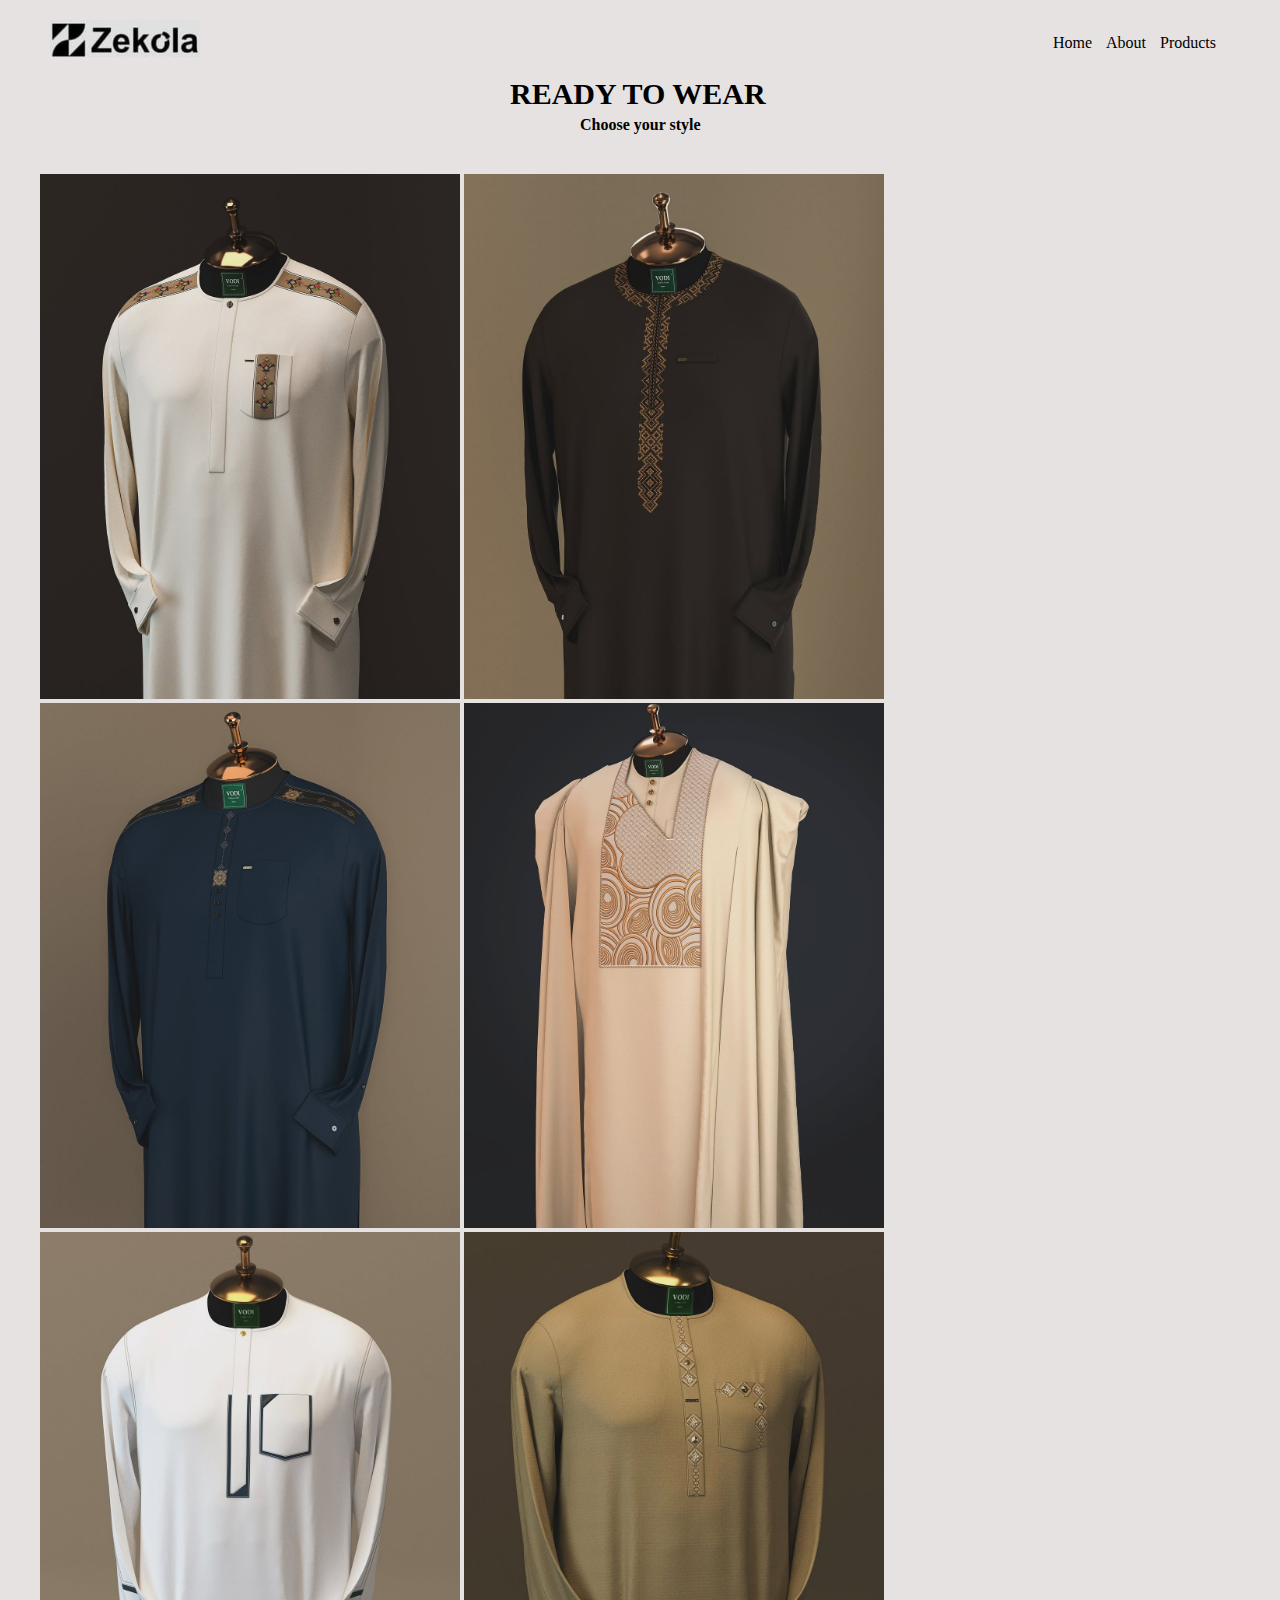
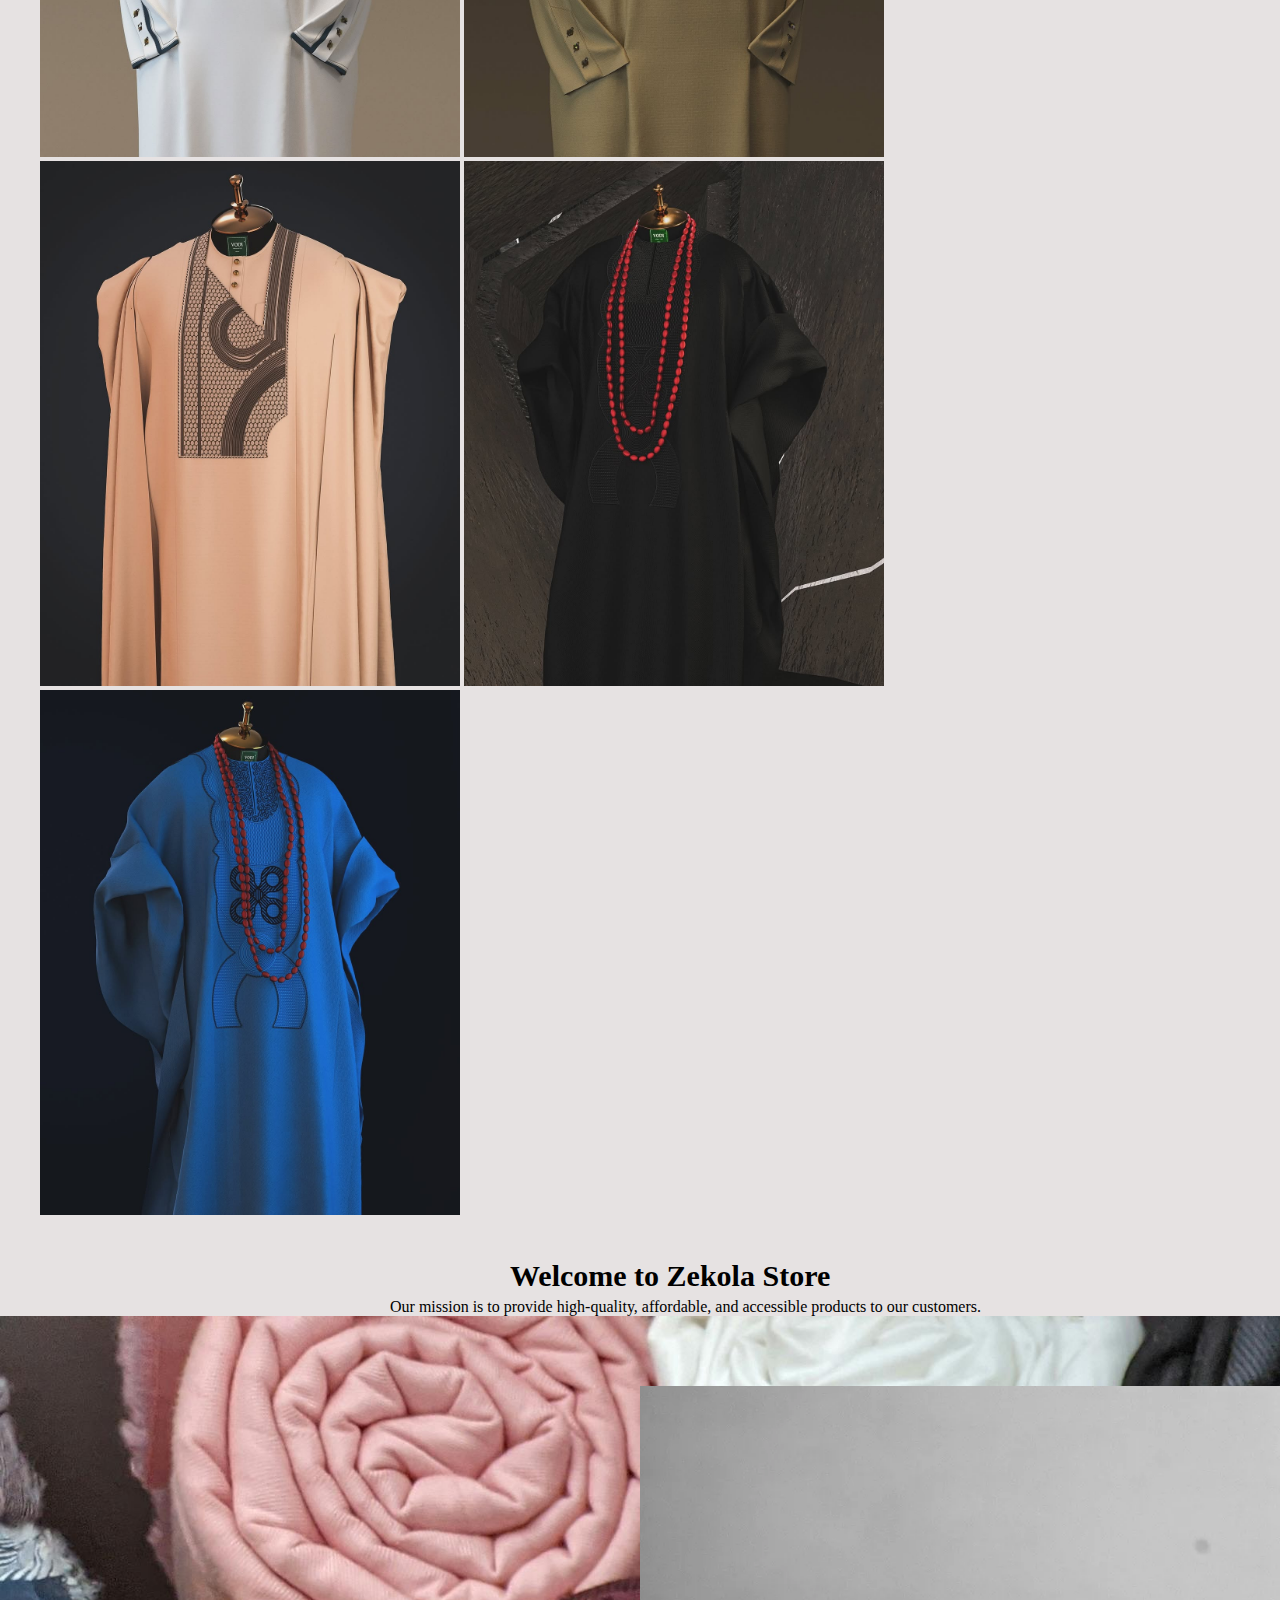
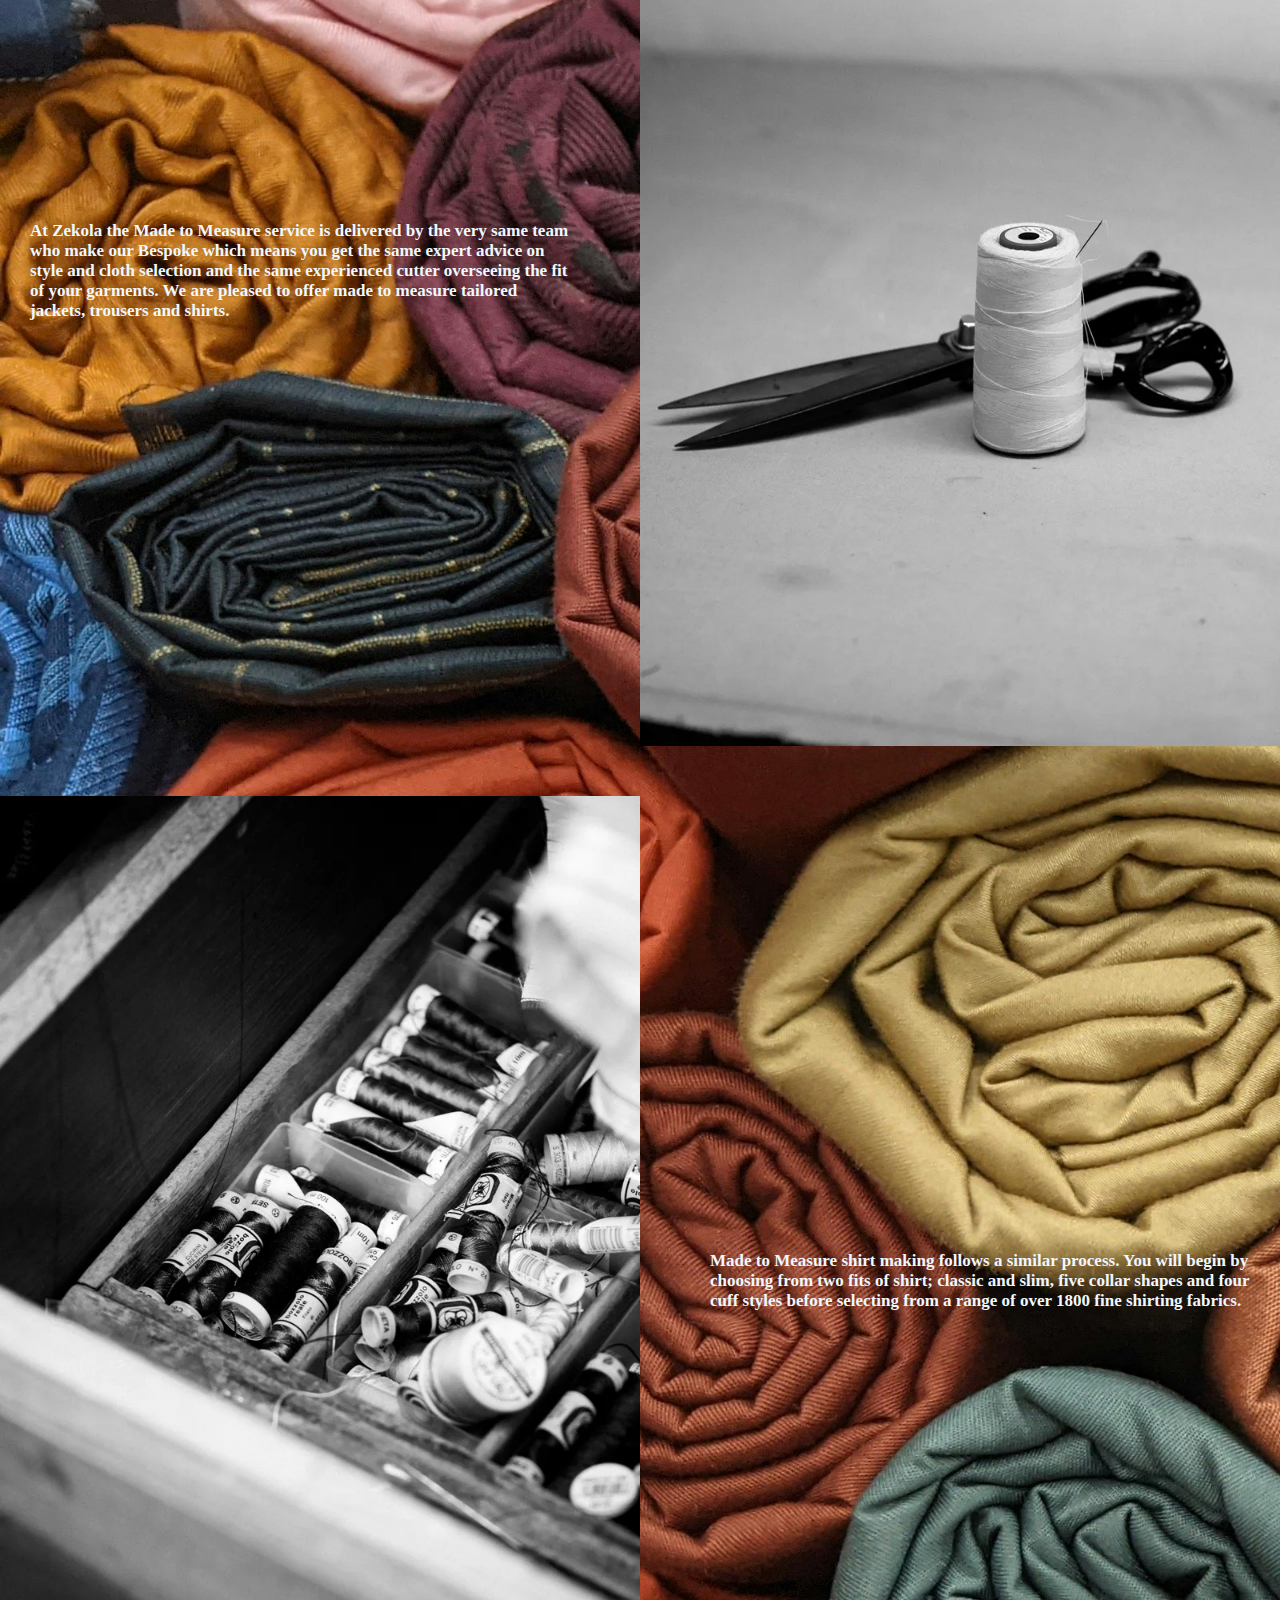
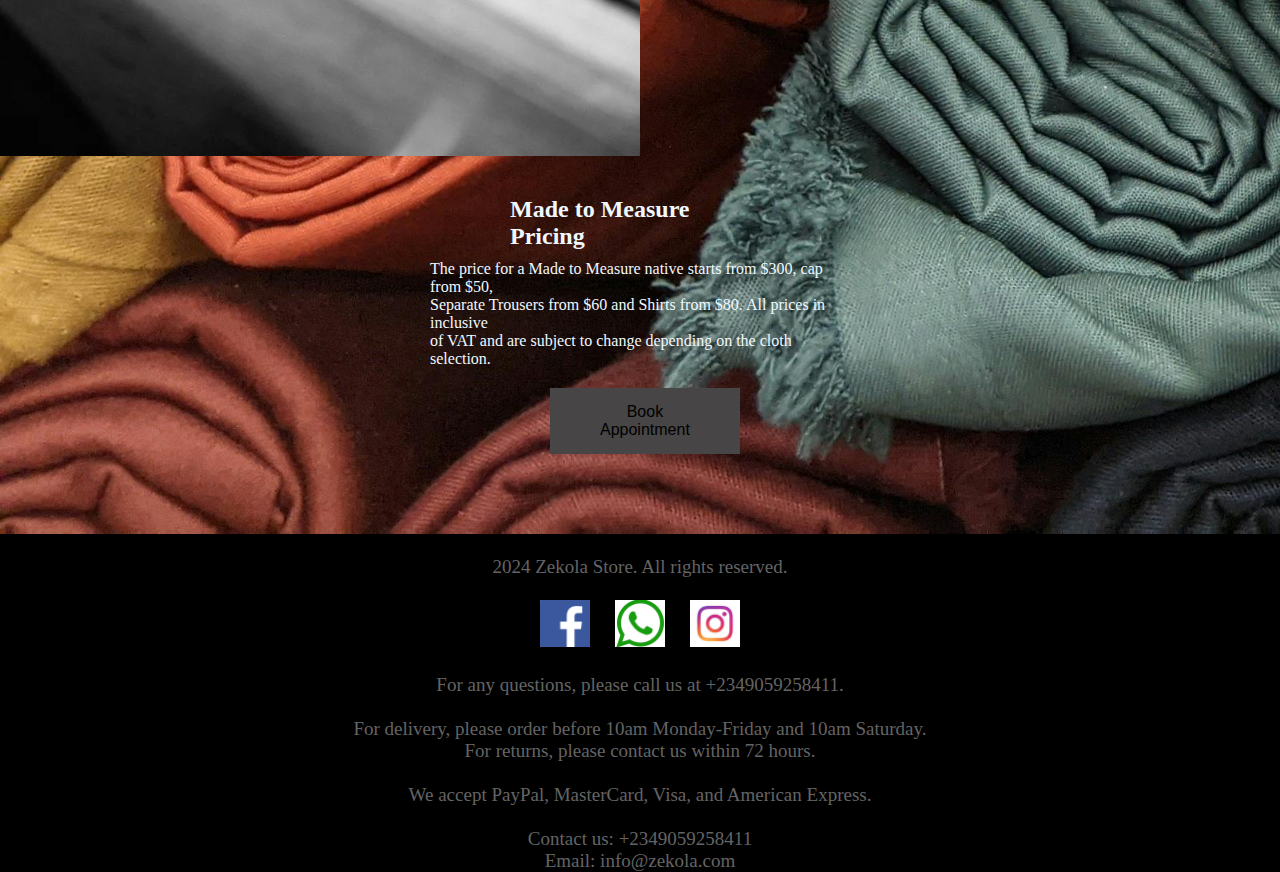
<file: index.html>
<!DOCTYPE html>
<html lang="en">
<head>
    <meta charset="UTF-8">
    <meta name="viewport" content="width=device-width, initial-scale=1.0">
    <link rel="stylesheet" href="style.css">
    <title>zekola store</title>
</head>
<body>
    <header>
            <nav>
                <img src="img/zeekola.jpeg" alt="">
                <div class="hamburger-container">
                    <div class="hamburger">
                      <span></span>
                      <span></span>
                      <span></span>
                    </div>
                    <div class="nav-menu">
                        <ul>
                            <li><a href="index.html">Home</a></li>
                            <li><a href="about.html">About</a></li>
                            <li><a href="product.html">Products</a></li>
                            <li><a href="#"></a> </li>
                        </ul>
                    </div>
                  
                </div>
            </nav>
            <section id="about">
                <h1 class="store">READY TO WEAR</h1>
                <p class="style">Choose your style</p>
            </section>
            <div class="seyi">

                <img class="vodi"  src="img/seyivodi_1.jpg" alt="">
                <img class= "vodi" src="img/seyivodi_2.jpg" alt="">
                <img class="vodi" src="img/seyivodi_3.jpg" alt="">
                <img class="vodi" src="img/seyivodi_4.jpg" alt="">
                <img class="vodi" src="img/seyivodi_5.jpg" alt="">
                <img class="vodi" src="img/seyivodi_6.jpg" alt="">
                <img class="vodi" src="img/seyivodi_7.jpg" alt="">
                <img class="vodi" src="img/seyivodi_8.jpg" alt="">
                <img class="vodi" src="img/seyivodi_9.jpg" alt="">
            </div>
           
            <section>
                <h1 class="store">Welcome to Zekola Store</h1>
                <p class="mission">Our mission is to provide high-quality, affordable, and accessible products to our customers.</p>
            </section>
    </header>

    <main>
     <div class="norton">
        <img class="arran" src="img/nortons-workshop-arran-cross-22-800x.webp" alt="">
        <p class="arran-one">At Zekola the Made to Measure service is delivered by the very same team <br> who make our Bespoke which means you get the same expert advice on style and cloth selection and the same experienced cutter overseeing the fit of your garments. We are pleased to offer made to measure tailored jackets, trousers and shirts.</p>
     </div>

     <div class="norton-two">
        <img class="shop" src="img/nortons-workshop-arran-cross-43-800x.webp" alt="">
        <p class="shop-one">Made to Measure shirt making follows a similar process.  You will begin by choosing from two fits of shirt; classic and slim, five collar shapes and four cuff styles before selecting from a range of over 1800 fine shirting fabrics.</p>
     </div>

     <div class="made">
        <h2>Made to Measure Pricing</h2>
        <p class="price">The price for a Made to Measure native starts from $300, cap from $50,<br> Separate Trousers from $60 and Shirts from $80. 
         All prices  in inclusive <br> of VAT and are subject to change depending on the cloth selection.</p>
        <button><a href="https://wa.me/qr/WSYZMVMIZRJIJ1">Book Appointment</a></button>
     </div>
    </main>

    <footer><br>
        <p> 2024 Zekola Store. All rights reserved.</p><br>
       <a class="wif" href="https://www.facebook.com/dumelo mzhzakute"> <img class="foot" src="img/facebook.png" alt=""></a>
        <a class="wif" href="https://wa.me/qr/WSYZMVMIZRJIJ1"><img class="foot" src="img/whatsap.png" alt=""></a>
        <a class="wif" href="https://www.instagram.com/dumelomzhzakute"><img class="foot" src="img/instagram.jfif" alt=""></a>
        <br>
        <br>
        <p>For any questions, please call us at +2349059258411.</p><br>
        <p>For delivery, please order before 10am Monday-Friday and 10am Saturday.</p>
        <p>For returns, please contact us within 72 hours.</p><br>
        <p>We accept PayPal, MasterCard, Visa, and American Express.</p><br>
        <p>Contact us: +2349059258411</p>
        <p>Email:  info@zekola.com</p>
    </footer>   

    
<script src="script.js"></script>
</body>
</html>
</file>
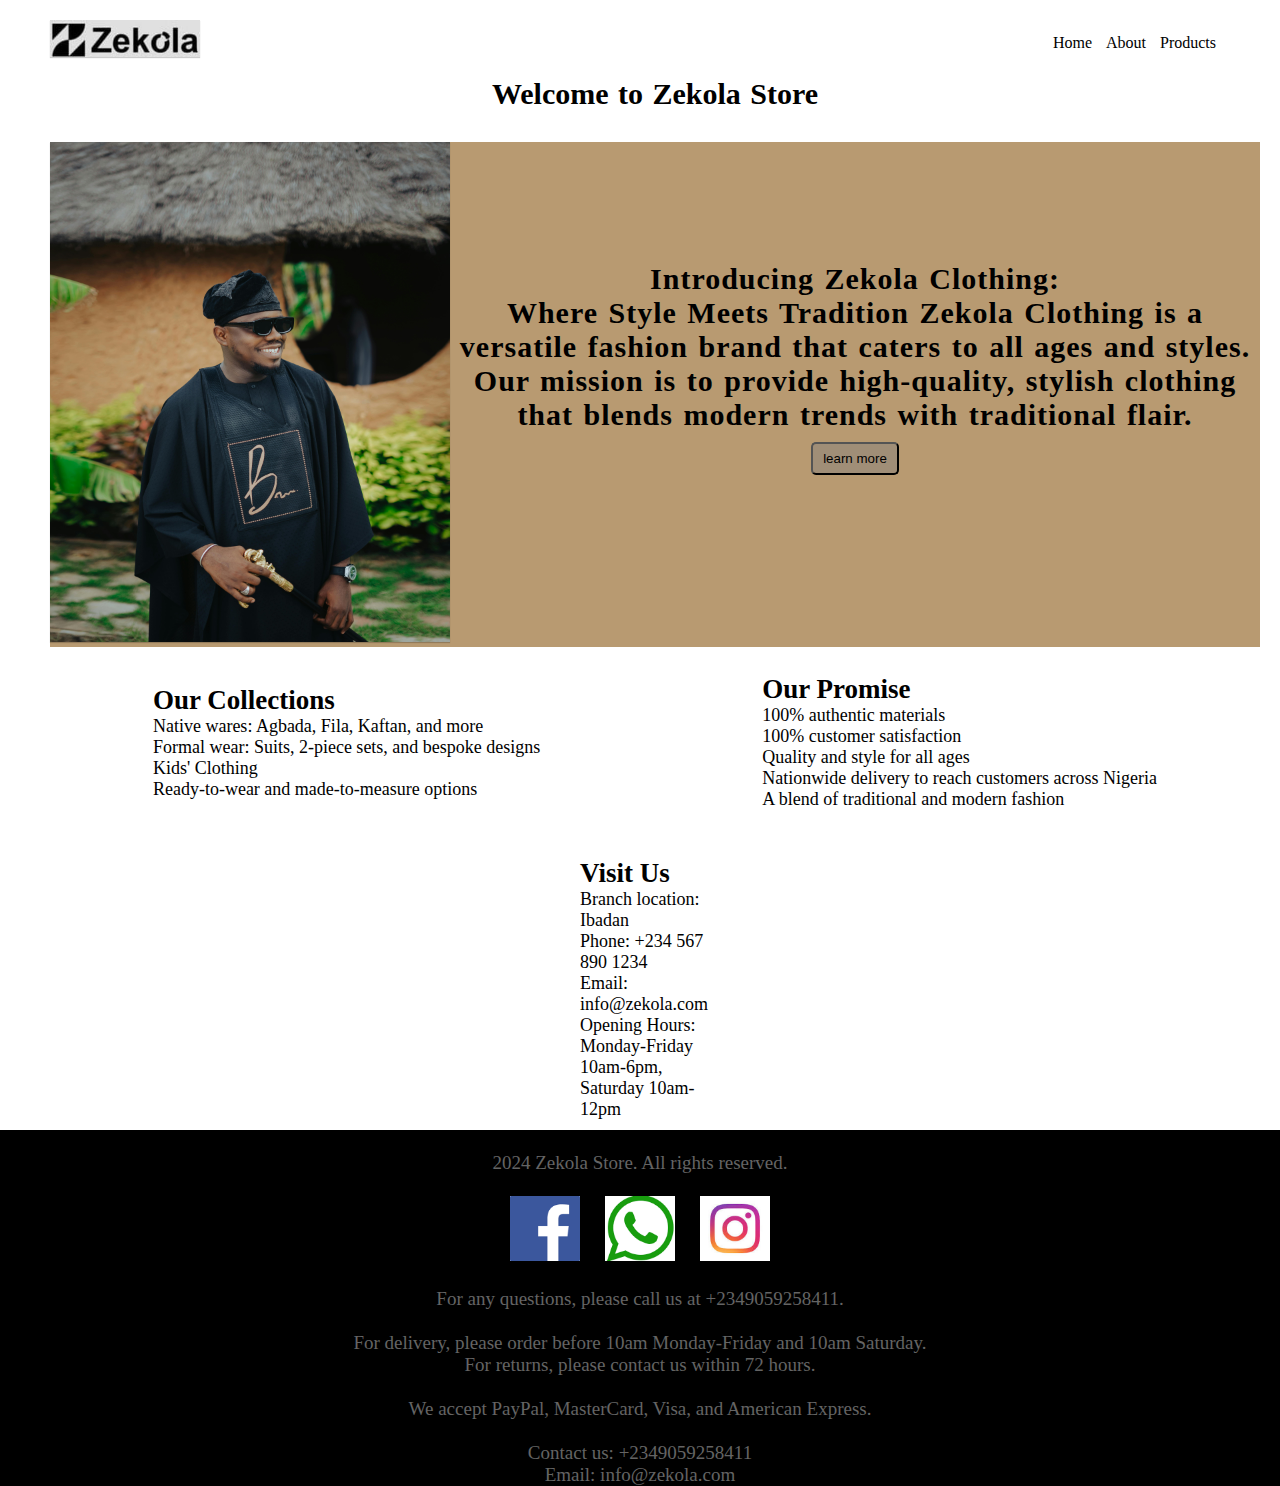
<file: about.html>
<!DOCTYPE html>
<html lang="en">
<head>
    <meta charset="UTF-8">
    <meta name="viewport" content="width=device-width, initial-scale=1.0">
    <meta name="viewport" content="width=device-width, initial-scale=1.0">
    <link rel="stylesheet" href="about.css">
    <title>zekola</title>
</head>
<body>
    <nav>
        <img class="pic" src="img/zeekola.jpeg" alt="">
        <div class="hamburger-container">
            <div class="hamburger">
              <span></span>
              <span></span>
              <span></span>
            </div>
            <div class="nav-menu">
                <ul class="about">
                    <li><a href="index.html">Home</a></li>
                    <li><a href="about.html">About</a></li>
                    <li><a href="product.html">Products</a></li>
                    <li><a href="#"></a></li>
                </ul>
            </div>
          
        </div>
    </nav>
    <section>
        <h1>Welcome to Zekola Store</h1><br>
        <div class="main">
            <div class="img">
                <img src="img/pexels-about3.jpg" alt="">
            </div>
            <h3>Introducing Zekola Clothing: <br> Where Style Meets Tradition Zekola Clothing is a versatile fashion brand  that caters to all ages and styles. <br> Our mission is to provide high-quality, stylish clothing that blends modern trends with traditional flair. <br> <a href="https://en.wikipedia.org/wiki/Yoruba_clothing"><button>learn more</button></a></h3>
            
        </div>
        <div class="big">
            <div class="our">
                <br><h2>Our Collections</h2>
                <ul>
                    <ol>Native wares: Agbada, Fila, Kaftan, and more</ol>
                    <ol>Formal wear: Suits, 2-piece sets, and bespoke designs</ol>
                    <ol>Kids' Clothing</ol>
                    <ol>Ready-to-wear and made-to-measure options</ol>
                </ul><br>
        
               </div>
                <div class="promise">
                    <h2>Our Promise</h2>
                    <ul>
                        <ol>100% authentic materials</ol>
                        <ol>100% customer satisfaction</ol>
                        <ol>Quality and style for all ages</ol>
                        <ol>Nationwide delivery to reach customers across Nigeria</ol>
                        <ol>A blend of traditional and modern fashion</ol>
                    </ul><br>
        
                </div>
                

        </div>
       
        
        <div class="visit">
            <h2>Visit Us</h2>
            <ul>
                <ol>Branch location: Ibadan</ol>
                <ol>Phone: +234 567 890 1234</ol>
                <ol>Email:  info@zekola.com</ol>
                <ol>Opening Hours: Monday-Friday 10am-6pm, Saturday 10am-12pm</ol>
            </ul>
               
        </div>
        
    </section>
    <footer><br>
        <p> 2024 Zekola Store. All rights reserved.</p><br>
       <a class="wif" href="https://www.facebook.com/dumelo mzhzakute"> <img class="foot" src="img/facebook.png" alt=""></a>
        <a class="wif" href="https://wa.me/qr/WSYZMVMIZRJIJ1"><img class="foot" src="img/whatsap.png" alt=""></a>
        <a class="wif" href="https://www.instagram.com/dumelomzhzakute"><img class="foot" src="img/instagram.jfif" alt=""></a>
        <br>
        <br>
        <p>For any questions, please call us at +2349059258411.</p><br>
        <p>For delivery, please order before 10am Monday-Friday and 10am Saturday.</p>
        <p>For returns, please contact us within 72 hours.</p><br>
        <p>We accept PayPal, MasterCard, Visa, and American Express.</p><br>
        <p>Contact us: +2349059258411</p>
        <p>Email:  info@zekola.com</p>
    </footer>   


    <script src="script.js"></script>
</body>
</html>
</file>
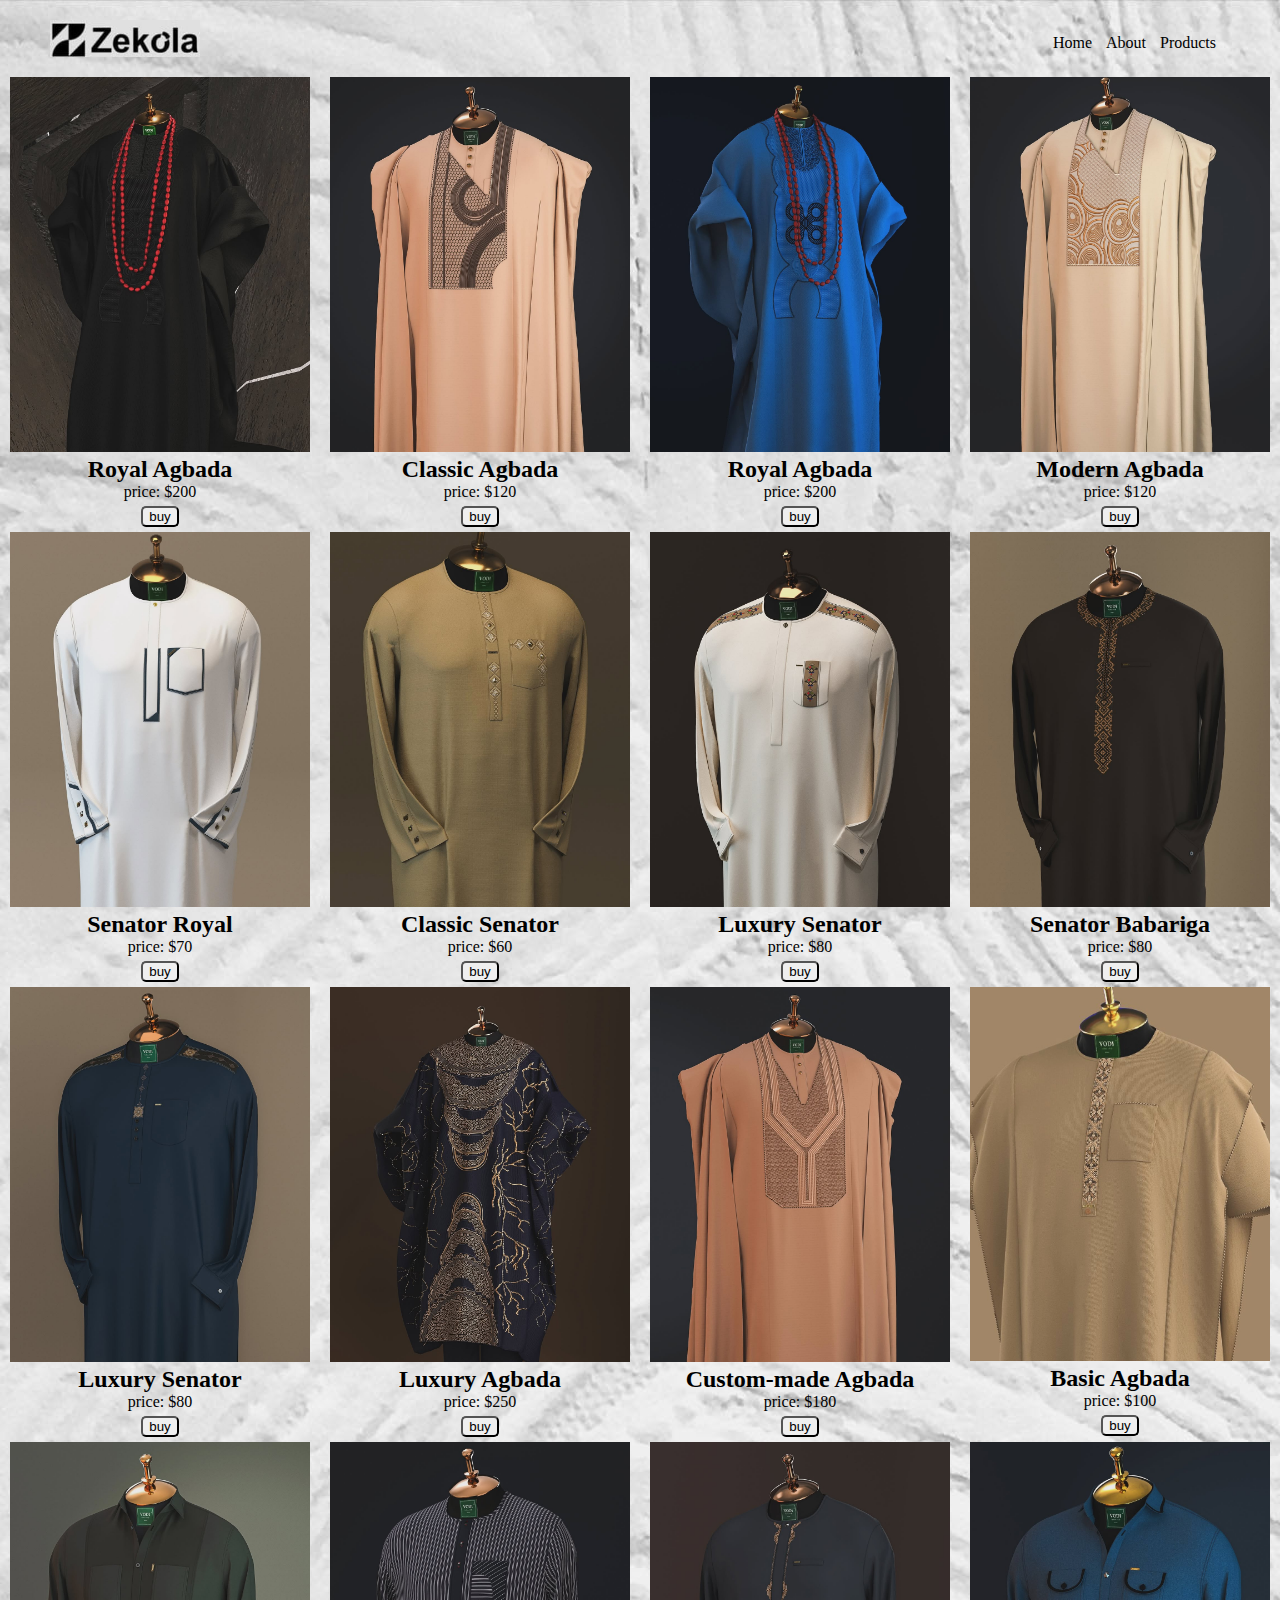
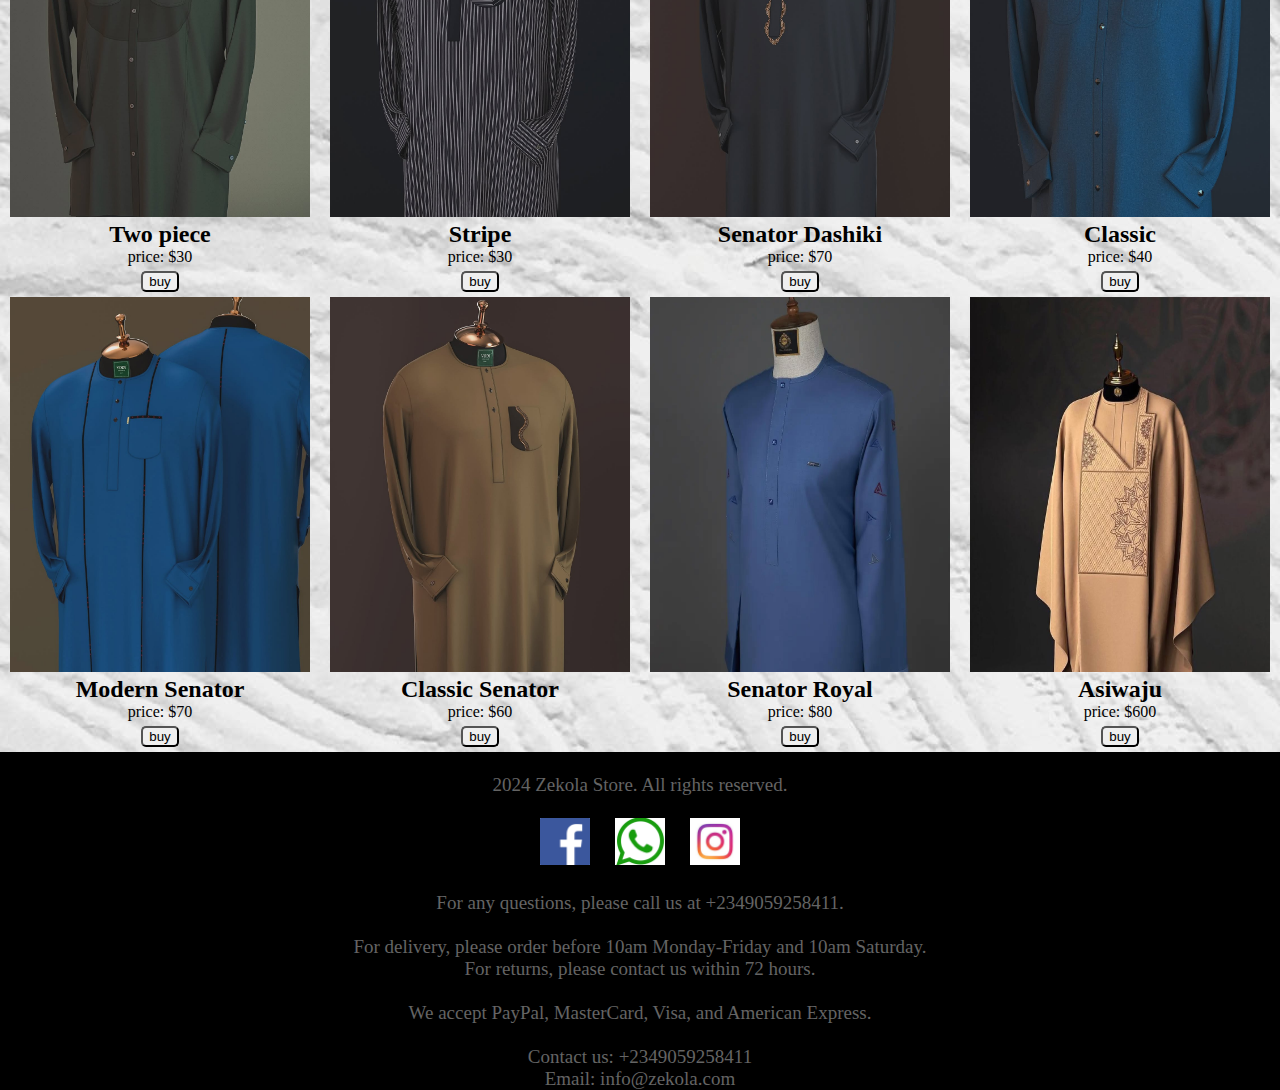
<file: product.html>
<!DOCTYPE html>
<html lang="en">
<head>
    <meta charset="UTF-8">
    <meta name="viewport" content="width=device-width, initial-scale=1.0">
    <link rel="stylesheet" href="product.css">
    <title>zekola</title>
</head>
<body>
    <nav>
        <img class="pic" src="img/zeekola.jpeg" alt="">
        <div class="hamburger-container">
            <div class="hamburger">
              <span></span>
              <span></span>
              <span></span>
            </div>
            <div class="nav-menu">
                <ul>
                    <li><a href="index.html">Home</a></li>
                    <li><a href="about.html">About</a></li>
                    <li><a href="product.html">Products</a></li>
                    <li><a href="#"></a></li>
                </ul>
            </div>
          
        </div>
    </nav>
    <section>
        <div>
            <img src="img/seyivodi_8.jpg" alt="">
            <h2>Royal Agbada</h2>
            <p>price: $200</p>
            <button><a href="https://paystack.com/pay/js6vzo3x8h">buy</a></button>
        </div>
        <div>
            <img src="img/seyivodi_7.jpg" alt="">
            <h2>Classic Agbada</h2>
            <p>price: $120</p>
            <button><a href="https://paystack.com/pay/js6vzo3x8h">buy</a></button>
        </div>
        <div>
            <img src="img/seyivodi_9.jpg" alt="">
            <h2>Royal Agbada</h2>
            <p>price: $200</p>
            <button><a href="https://paystack.com/pay/js6vzo3x8h">buy</a></button>
        </div>
        <div>
            <img src="img/seyivodi_4.jpg" alt="">
            <h2>Modern Agbada</h2>
            <p>price: $120</p>
            <button><a href="https://paystack.com/pay/js6vzo3x8h">buy</a></button>
        </div>
        <div>
            <img src="img/seyivodi_5.jpg" alt="">
            <h2>Senator Royal</h2>
            <p>price: $70</p>
            <button><a href="https://paystack.com/pay/js6vzo3x8h">buy</a></button>
        </div>
        <div>
            <img src="img/seyivodi_6.jpg" alt="">
            <h2>Classic Senator</h2>
            <p>price: $60</p>
            <button><a href="https://paystack.com/pay/js6vzo3x8h">buy</a></button>
        </div>
        <div>
            <img src="img/seyivodi_1.jpg" alt="">
            <h2>Luxury Senator</h2>
            <p>price: $80</p>
            <button><a href="https://paystack.com/pay/js6vzo3x8h">buy</a></button>
        </div>
        <div>
            <img src="img/seyivodi_2.jpg" alt="">
            <h2>Senator Babariga</h2>
            <p>price: $80</p>
            <button><a href="https://paystack.com/pay/js6vzo3x8h">buy</a></button>
        </div>
        <div>
            <img src="img/seyivodi_3.jpg" alt="">
            <h2>Luxury Senator</h2>
            <p>price: $80</p>
            <button><a href="https://paystack.com/pay/js6vzo3x8h">buy</a></button>
        </div>
        <div>
            <img src="img/seyivodi_10.jpg" alt="">
            <h2>Luxury Agbada</h2>
            <p>price: $250</p>
            <button><a href="https://paystack.com/pay/js6vzo3x8h">buy</a></button>
        </div>
        <div>
            <img src="img/seyivodi_14.jpg" alt="">
            <h2>Custom-made Agbada</h2>
            <p>price: $180</p>
            <button><a href="https://paystack.com/pay/js6vzo3x8h">buy</a></button>
        </div>
        <div>
            <img src="img/seyivodi_12.jpg" alt="">
            <h2>Basic Agbada</h2>
            <p>price: $100</p>
            <button><a href="https://paystack.com/pay/js6vzo3x8h">buy</a></button>
        </div>
        <div>
            <img src="img/seyivodi_13.jpg" alt="">
            <h2>Two piece</h2>
            <p>price: $30</p>
            <button><a href="https://paystack.com/pay/js6vzo3x8h">buy</a></button>
        </div>
        <div>
            <img src="img/seyivodi_11.jpg" alt="">
            <h2>Stripe</h2>
            <p>price: $30</p>
            <button><a href="https://paystack.com/pay/js6vzo3x8h">buy</a></button>
        </div>
        <div>
            <img src="img/seyivodi_15.jpg" alt="">
            <h2>Senator Dashiki</h2>
            <p>price: $70</p>
            <button><a href="https://paystack.com/pay/js6vzo3x8h">buy</a></button>
        </div>
        <div>
            <img src="img/seyivodi_16.jpg" alt="">
            <h2>Classic</h2>
            <p>price: $40</p>
            <button><a href="https://paystack.com/pay/js6vzo3x8h">buy</a></button>
        </div>
        <div>
            <img src="img/seyivodi_17.jpg" alt="">
            <h2>Modern Senator</h2>
            <p>price: $70</p>
            <button><a href="https://paystack.com/pay/js6vzo3x8h">buy</a></button>
        </div>
        <div>
            <img src="img/seyivodi_18.jpg" alt="">
            <h2>Classic Senator</h2>
            <p>price: $60</p>
            <button><a href="https://paystack.com/pay/js6vzo3x8h">buy</a></button>
        </div>
        <div>
            <img class="new" src="img/seyivodi_21.jpg" alt="">
            <h2>Senator Royal</h2>
            <p>price: $80</p>
            <button><a href="https://paystack.com/pay/js6vzo3x8h">buy</a></button>
        </div>
        <div>
            <img class="new" src="img/seyivodi_22.jpg" alt="">
            <h2>Asiwaju</h2>
            <p>price: $600</p>
            <button><a href="https://paystack.com/pay/js6vzo3x8h">buy</a></button>
        </div>

    </section>

    <footer><br>
        <p> 2024 Zekola Store. All rights reserved.</p><br>
       <a class="wif" href="https://www.facebook.com/dumelo mzhzakute"> <img class="foot" src="img/facebook.png" alt=""></a>
        <a class="wif" href="https://wa.me/qr/WSYZMVMIZRJIJ1"><img class="foot" src="img/whatsap.png" alt=""></a>
        <a class="wif" href="https://www.instagram.com/dumelomzhzakute"><img class="foot" src="img/instagram.jfif" alt=""></a>
        <br>
        <br>
        <p>For any questions, please call us at +2349059258411.</p><br>
        <p>For delivery, please order before 10am Monday-Friday and 10am Saturday.</p>
        <p>For returns, please contact us within 72 hours.</p><br>
        <p>We accept PayPal, MasterCard, Visa, and American Express.</p><br>
        <p>Contact us: +2349059258411</p>
        <p>Email:  info@zekola.com</p>
    </footer> 
    
      
       <script src="script.js"></script>
</body>
</html>
</file>
<file: style.css>
*{
    padding: 0;
    margin: 0;
    box-sizing: border-box;
}

body{
    background-color: rgb(230, 226, 226);
}



img{
    width: 150px;
}

header{
    
    background-color: rgb(230, 226, 226);
}

nav{
    display: flex;
    justify-content: space-between;
    align-items: center;
    font-size: medium;
    margin: 20px 50px;

    
}

ul{
    display: flex;
    gap: 14px;
    list-style-type: none;
    margin-top: 10px; 
}

a{
    text-decoration: none;
    color: black;
}
li{
    list-style: none;
    transition: 3s;
}
li:hover{
    transition: 3s;
    transform: scale(1.2);
    background-color: rgb(73, 33, 33);
}

.style{
    margin-left: 190px;
    font-size: medium;
    font-weight: bold;
    
}
section{
    margin-left: 390px;
}
main{
    background-color: pink;
    background-image: url(img/pexels-zeya-irish-170428250-18359545.jpg);
    background-size: cover;
    color: aliceblue;
    padding: 30px;
}
.norton{
    display: flex;
    flex-direction: row-reverse;
    gap: 70px;
    margin-top: 40px;
    align-items: center;
    margin-right: -30px;
}
.arran{
    width: 640px;
    margin-bottom: 10px;
}
.arran-one{
    font-size: 17px;
    font-weight: bold; 
}
.norton-two{
    display: flex;
    gap: 70px;
    margin-top: 40px;
    align-items: center;
    margin-left: -30px;
}
.shop{
    width: 640px;
    margin-bottom: 10px;
}

.shop-one{
    font-size: 17px;
    font-weight: bold; 
}
.store{
    margin: 5px 120px;
    font-size: 30px;
}
@keyframes slideInleft{
    from {
        transform: translateX(-1300px);

    }
    to{
        transform: translateX(0);

    }
}


.seyi{
    margin: 40px;
    animation: slideInleft 2s ease-in;
    /*animation-name: slideInleft;
    animation-duration: 2s;
    animation-timing-function: ease-in;
    animation-delay: 0s;
    animation-iteration-count: 1;
    animation-direction: normal;
    animation-fill-mode: none;*/
    
    
    
}
.vodi{
    width: 420px;
    


}
.made{
    margin: 30px 400px;
    
}
button{
    padding: 15px 50px;
    background-color: rgb(71, 69, 69);
    color: azure;
    border: none;
    cursor: pointer;
    font-size: medium;
    margin: 20px 120px;
    list-style-type: none;
}
h2{
    margin: 10px 80px;
}

footer{
    text-align: center;
    font-size: 19px;
    color: rgb(100, 100, 100);
    background-color:rgb(0, 0, 0);
}

.foot{
    width: 50px;
}
.wif{
    margin: 10px 10px;
}


 @media(max-width:480px) {  

    body{
        background-color: rgb(230, 226, 226);
    }
    .hamburger-container {
        display: flex;
        justify-content: flex-end;
        align-items: center;
        padding: 20px;
        color: #fff;
      }
      
      .hamburger {
        display: flex;
        flex-direction: column;
        justify-content: space-between;
        height: 20px;
        cursor: pointer;
      }
      
      .hamburger span {
        width: 25px;
        height: 2px;
        background-color: black;
        margin-bottom: 5px;
      }
      
    
    nav{
    display: flex;
    justify-content: space-around;
    align-items: center;
    font-size: medium;
    margin: 20px 10px;
    
    }
 .nav-menu {
  display: none;
  position: absolute;
  top: 60px;
  right: 20px;
  background-color: #333;
  padding: 20px;
  border-radius: 10px;
  box-shadow: 0px 0px 10px rgba(0, 0, 0, 0.2);

  }

.nav-menu ul {
  list-style: none;
  padding: 0;
  margin: 0;
}

.nav-menu li {
  margin-bottom: 10px;
}

.nav-menu a {
  color: #fff;
  text-decoration: none;
}

.show {
  display: block;
}

    
    section{
        margin-left: 90px;
    }
    .style{
        margin-left: 100px;
        font-size: small;
        font-weight: bold;
    }
    
    .store{
        margin: 2px 70px;
        font-size: 17px;
        font-weight: bold;
    }
    .mission{
        margin-right: 50px;
        font-size: 15px;
    }
    .seyi{
        margin: 10px 80px;
    }
    .vodi{
        width: 100px;
    
    }
    main{
        background-image: url(img/pexels-pavel-danilyuk-6461495.jpg);
        background-size: cover;
        color: black;
        width: 480px;
        
    }
    .norton{
        display: flex;
        flex-direction: column;
        gap: 10px;
        margin-right: 160px;
        margin-top: 40px;
        align-items: center;
    }
    .arran{
        width: 320px;
        margin-bottom: 10px;
    }
    .arran-one{
        font-size: 15px; 
        
    }
    .norton-two{
        display: flex;
        flex-direction: column;
        gap: 10px;
        margin-left: 160px;
        margin-top: 40px;
        align-items: center;
    }
    .shop{
        width: 320px;
        margin-bottom: 10px;
    }
    .shop-one{
        font-size: 15px;
        
    }
    .made{
        margin: 30px;
    }
    h2{
        margin: 10px;
        font-size: 25px;
    
    }
    .price{
        font-size: 12px;
    }
    button{
        padding: 15px 30px;
        background-color: rgb(71, 69, 69);
        color: azure;
        border: none;
        cursor: pointer;
        font-size: medium;
        margin: 10px 60px;
        list-style-type: none;
    }
    footer{
        width: 480px;
        text-align: center;
        font-size: 12px;
        color: rgb(100, 100, 100);
        background-color:rgb(0, 0, 0);
    }
    
    .foot{
        width: 50px;
    }
    .wif{
        margin: 10px 10px;
    }
    
}
@media(max-width:380px){
    body{
        background-color: rgb(230, 226, 226);
    }
    .hamburger-container {
        display: flex;
        justify-content: flex-end;
        align-items: center;
        padding: 20px;
        color: #fff;
      }
      
      .hamburger {
        display: flex;
        flex-direction: column;
        justify-content: space-between;
        height: 20px;
        cursor: pointer;
      }
      
      .hamburger span {
        width: 25px;
        height: 2px;
        background-color: black;
        margin-bottom: 5px;
      }
      
    
    nav{
    display: flex;
    justify-content: space-around;
    gap: 120px;
    align-items: center;
    font-size: medium;
    margin: 20px 10px;
    
    }
 .nav-menu {
  display: none;
  position: absolute;
  top: 60px;
  right: 20px;
  background-color: #333;
  padding: 20px;
  border-radius: 10px;
  box-shadow: 0px 0px 10px rgba(0, 0, 0, 0.2);

  }

.nav-menu ul {
  list-style: none;
  padding: 0;
  margin: 0;
}

.nav-menu li {
  margin-bottom: 10px;
}

.nav-menu a {
  color: #fff;
  text-decoration: none;
}

.show {
  display: block;
}

    
    section{
        margin-left: 40px;
    }
    .style{
        margin-left: 100px;
        font-size: small;
        font-weight: bold;
    }
    
    .store{
        margin: 2px 90px;
        font-size: 13px;
        font-weight: bold;
    }
    .mission{
        margin-left: 50px;
        font-size: 15px;
    }
    .seyi{
        margin-left: 90px;
    }
    .vodi{
        width: 60px;
    
    }
    main{
        background-image: url(img/pexels-pavel-danilyuk-6461495.jpg);
        background-size: cover;
        color: black;
        width: 415px;
        
    }
    .norton{
        display: flex;
        flex-direction: column;
        gap: 10px;
        margin-right: 210px;
        margin-top: 40px;
        align-items: center;
    }
    .arran{
        width: 200px;
        margin-bottom: 10px;
    }
    .arran-one{
        font-size: 11px; 
        
    }
    .norton-two{
        display: flex;
        flex-direction: column;
        gap: 10px;
        margin-left: 210px;
        margin-top: 40px;
        align-items: center;
    }
    .shop{
        width: 200px;
        margin-bottom: 10px;
    }
    .shop-one{
        font-size: 11px;
        
    }
    .made{
        margin: 20px;
    }
    h2{
        margin: 10px;
        font-size: 25px;
    
    }
    .price{
        font-size: 10px;
    }
    button{
        padding: 15px 10px;
        background-color: rgb(71, 69, 69);
        color: azure;
        border: none;
        cursor: pointer;
        font-size: medium;
        margin: 10px 60px;
        list-style-type: none;
    }
    footer{
        width: 415px;
        text-align: center;
        font-size: 10px;
        color: rgb(100, 100, 100);
        background-color:rgb(0, 0, 0);
    }
    
    .foot{
        width: 50px;
    }
    .wif{
        margin: 10px 10px;
    }
    
}
</file>
<file: about.css>
*{
    padding: 0;
    margin: 0;    box-sizing: border-box;
}
section{
    color: black;
    margin-left: 30px;
    font-size: 18px;
}
.pic{
    width: 150px;
}

nav{
    display: flex;
    justify-content: space-between;
    align-items: center;
    font-size: medium;
    margin: 20px 50px;
}

.about{
    display: flex;
    flex-wrap: wrap;
    gap: 14px;
    list-style-type: none;
    margin-top: 10px; 
}

a{
    text-decoration: none;
    color: black;
}
h1{
    font-size: 30px;
    text-align: center;
    text-decoration-thickness: 2px;
    word-spacing: 2px;
}
.main{
    
    display: flex;
    margin: 10px 20px;
    background-color: rgb(184, 154, 113);
    
}
img{
    width: 400px;
    transition: 2s;
    box-shadow: 0 1px 1px rgba(0,0,0,0.2);
    
}

img:hover{
    transform: scale(1.1);
    
}

h3{
    font-size: 30px;
    margin-top: 120px;
    text-align: center;
    text-decoration-thickness: 2px;
    letter-spacing: 1px;
    word-spacing: 2px;
}
button{
    margin: 10px;
    border-radius: 5px;
    transition: 3s;
    padding: 7px 10px;
    color: black;
    background-color: rgb(160, 142, 119);
}
.big{
    
    border-radius: 5px;
    transition: 2s;
    padding: 7px 12px;
    display: flex;
    flex-wrap: wrap;
    align-items: center;
    justify-content: space-around;
    

}
.big:hover{
    transition: 2s;
    transform: scale(1.2);
}
.our{ 
    margin-bottom: 20px;
}
.visit{
    margin: 10px 550px;
}
footer{
    text-align: center;
    font-size: 19px;
    color: rgb(100, 100, 100);
    background-color:rgb(0, 0, 0);
}

.foot{
    width: 70px;
}
.wif{
    margin: 10px 10px;
}



@media (min-width: 0px) and (max-width:768px){


    
    .pic{
        width: 100px;
    }
    
    nav{
        display: flex;
        justify-content: space-between;
        align-items: center;
        font-size: medium;
        margin: 20px 20px;
    }
    .hamburger-container {
        display: flex;
        justify-content: flex-end;
        align-items: center;
        padding: 20px;
        color: #fff;
      }
      
      .hamburger {
        display: flex;
        flex-direction: column;
        justify-content: space-between;
        height: 20px;
        cursor: pointer;
      }
      
      .hamburger span {
        width: 25px;
        height: 2px;
        background-color: black;
        margin-bottom: 5px;
      }
    nav{
    display: flex;
    justify-content: space-around;
    gap: 120px;
    align-items: center;
    font-size: medium;
    margin: 20px 10px;
    
    }
 .nav-menu {
  display: none;
  position: absolute;
  top: 60px;
  right: 20px;
  background-color: #333;
  padding: 20px;
  border-radius: 10px;
  box-shadow: 0px 0px 10px rgba(0, 0, 0, 0.2);

  }

.nav-menu ul {
  list-style: none;
  padding: 0;
  margin: 0;
}

.nav-menu li {
  margin-bottom: 10px;
}

.nav-menu a {
  color: #fff;
  text-decoration: none;
}

.show {
  display: block;
}
    h1{
        text-decoration: none;
        font-size: 25px;

        
        
    }
    .main{
        display: flex;
        flex-wrap: wrap;
        background-color: white;
        
        
        
    }
    img{
        width: 300px;
        transition: 2s;
        box-shadow: 0 1px 1px rgba(0,0,0,0.2);
        
    }
    
    img:hover{
        transform: scale(1.1);
        
    }
    
    h3{
        font-size: 20px;
        text-decoration-thickness: 2px;
        word-spacing: 2px;
    }
    button{
        margin: 10px;
        border-radius: 5px;
        transition: 3s;
        padding: 7px 10px;
        color: black;
        background-color: rgb(160, 142, 119);
    }
    .big{
        transition: 2s;
        padding: 7px 12px;
        display: flex;
        flex-wrap: wrap;
        align-items: center;
        justify-content: space-around;
        
    
    }
    .big:hover{
        transition: 2s;
        transform: scale(1.2);
        color: rgb(179, 116, 34);
    }
    .our{
        
        margin-bottom: 20px;
    
    }
    
    .visit{
        margin: 20px 20px;
    }
    
    footer{
        width: 415px;
        text-align: center;
        font-size: 10px;
        color: rgb(100, 100, 100);
        background-color:rgb(0, 0, 0);
    }
    
    .foot{
        width: 50px;
    }
    .wif{
        margin: 10px 10px;
    }
    
}


@media(max-width:380px){
    .pic{
        width: 100px;
    }
    
    nav{
        display: flex;
        justify-content: space-between;
        align-items: center;
        font-size: medium;
        margin: 20px 20px;
    }
     .hamburger-container {
        display: flex;
        justify-content: flex-end;
        align-items: center;
        padding: 20px;
        color: #fff;
      }
      
      .hamburger {
        display: flex;
        flex-direction: column;
        justify-content: space-between;
        height: 20px;
        cursor: pointer;
      }
      
      .hamburger span {
        width: 25px;
        height: 2px;
        background-color: black;
        margin-bottom: 5px;
      }
    nav{
    display: flex;
    justify-content: space-around;
    gap: 120px;
    align-items: center;
    font-size: medium;
    margin: 20px 10px;
    
    }
 .nav-menu {
  display: none;
  position: absolute;
  top: 60px;
  right: 20px;
  background-color: #333;
  padding: 20px;
  border-radius: 10px;
  box-shadow: 0px 0px 10px rgba(0, 0, 0, 0.2);

  }

.nav-menu ul {
  list-style: none;
  padding: 0;
  margin: 0;
}

.nav-menu li {
  margin-bottom: 10px;
}

.nav-menu a {
  color: #fff;
  text-decoration: none;
}

.show {
  display: block;
}
    h1{
        text-decoration: none;
        font-size: 25px;

        
        
    }
    .main{
        display: flex;
        flex-wrap: wrap;
        background-color: white;
        
        
        
    }
    img{
        width: 300px;
        transition: 2s;
        box-shadow: 0 1px 1px rgba(0,0,0,0.2);
        
    }
    
    img:hover{
        transform: scale(1.1);
        
    }
    
    h3{
        font-size: 20px;
        text-decoration-thickness: 2px;
        word-spacing: 2px;
    }
    button{
        margin: 10px;
        border-radius: 5px;
        transition: 3s;
        padding: 7px 10px;
        color: black;
        background-color: rgb(160, 142, 119);
    }
    .big{
        transition: 2s;
        padding: 7px 12px;
        display: flex;
        flex-wrap: wrap;
        align-items: center;
        justify-content: space-around;
        
    
    }
    .big:hover{
        transition: 2s;
        transform: scale(1.2);
        color: rgb(179, 116, 34);
    }
    .our{
        
        margin-bottom: 20px;
    
    }
    
    .visit{
        margin: 20px 20px;
    }
    
    footer{
        width: 415px;
        text-align: center;
        font-size: 10px;
        color: rgb(100, 100, 100);
        background-color:rgb(0, 0, 0);
    }
    
    .foot{
        width: 50px;
    }
    .wif{
        margin: 10px 10px;
    }
    
}
</file>
<file: product.css>
*{
    margin: 0;
    padding: o;
    box-sizing: border-box;
}
body{
    background-color:  rgb(109, 87, 87);
    background-image: url(img/pexels-hngstrm-1939485.jpg);
}
.pic{
    width: 150px;
}

nav{
    display: flex;
    justify-content: space-between;
    align-items: center;
    font-size: medium;
    margin: 20px 50px;

    
}

ul{
    display: flex;
    gap: 14px;
    list-style-type: none;
    margin-top: 10px; 
}

a{
    text-decoration: none;
    color: black;
}
li{
    list-style: none;
    transition: 3s;
}
li:hover{
    transition: 3s;
    transform: scale(1.2);
    background-color: rgb(73, 33, 33);
}

img{
    width: 300px;
}
section{
    display: flex;
    flex-wrap: wrap;
    justify-content: space-around;
    align-items: center;
    color: black;
}
div{
    text-align: center;
    cursor: pointer;
    transition: 4s;
}
img{
    transition: 3s;
    
}
img:hover{
    transform: scale(1.1);
}
.new{
    width: 300px;
    height: 375px;
}
button{
    margin: 5px;
    border-radius: 5px;
    transition: 3s;

}
button:hover{
    transition: 3s;
    transform: scale(1.2);
}

a{
    text-decoration: none;
    color:black;
}

footer{
    text-align: center;
    font-size: 19px;
    color: rgb(100, 100, 100);
    background-color:rgb(0, 0, 0);
}

.foot{
    width: 50px;
}
.wif{
    margin: 10px 10px;
}


@media(max-width:480px){
    .hamburger-container {
        display: flex;
        justify-content: flex-end;
        align-items: center;
        padding: 20px;
        color: #fff;
      }
      
      .hamburger {
        display: flex;
        flex-direction: column;
        justify-content: space-between;
        height: 20px;
        cursor: pointer;
      }
      
      .hamburger span {
        width: 25px;
        height: 2px;
        background-color: black;
        margin-bottom: 5px;
      }
      
    
    nav{
    display: flex;
    justify-content: space-around;
    align-items: center;
    font-size: medium;
    margin: 20px 10px;
    
    }
 .nav-menu {
  display: none;
  position: absolute;
  top: 60px;
  right: 20px;
  background-color: #333;
  padding: 20px;
  border-radius: 10px;
  box-shadow: 0px 0px 10px rgba(0, 0, 0, 0.2);

  }

.nav-menu ul {
  list-style: none;
  padding: 0;
  margin: 0;
}

.nav-menu li {
  margin-bottom: 10px;
}

.nav-menu a {
  color: #fff;
  text-decoration: none;
}

.show {
  display: block;
}
.pic{
    width: 100px;
}
footer{
    width: 480px;
    text-align: center;
    font-size: 12px;
    color: rgb(100, 100, 100);
    background-color:rgb(0, 0, 0);
}

.foot{
    width: 50px;
}
.wif{
    margin: 10px 10px;
}

}


@media(max-width:380px){

    .hamburger-container {
        display: flex;
        justify-content: flex-end;
        align-items: center;
        padding: 20px;
        color: #fff;
      }
      
      .hamburger {
        display: flex;
        flex-direction: column;
        justify-content: space-between;
        height: 20px;
        cursor: pointer;
      }
      
      .hamburger span {
        width: 25px;
        height: 2px;
        background-color: black;
        margin-bottom: 5px;
      }
      
    
    nav{
    display: flex;
    justify-content: space-around;
    gap: 120px;
    align-items: center;
    font-size: medium;
    margin: 20px 10px;
    
    }
 .nav-menu {
  display: none;
  position: absolute;
  top: 60px;
  right: 20px;
  background-color: #333;
  padding: 20px;
  border-radius: 10px;
  box-shadow: 0px 0px 10px rgba(0, 0, 0, 0.2);

  }

.nav-menu ul {
  list-style: none;
  padding: 0;
  margin: 0;
}

.nav-menu li {
  margin-bottom: 10px;
}

.nav-menu a {
  color: #fff;
  text-decoration: none;
}

.show {
  display: block;
}
.pic{
    width: 80px;
}
footer{
    width: 415px;
    text-align: center;
    font-size: 10px;
    color: rgb(100, 100, 100);
    background-color:rgb(0, 0, 0);
}

.foot{
    width: 50px;
}
.wif{
    margin: 10px 10px;
}
}
</file>
